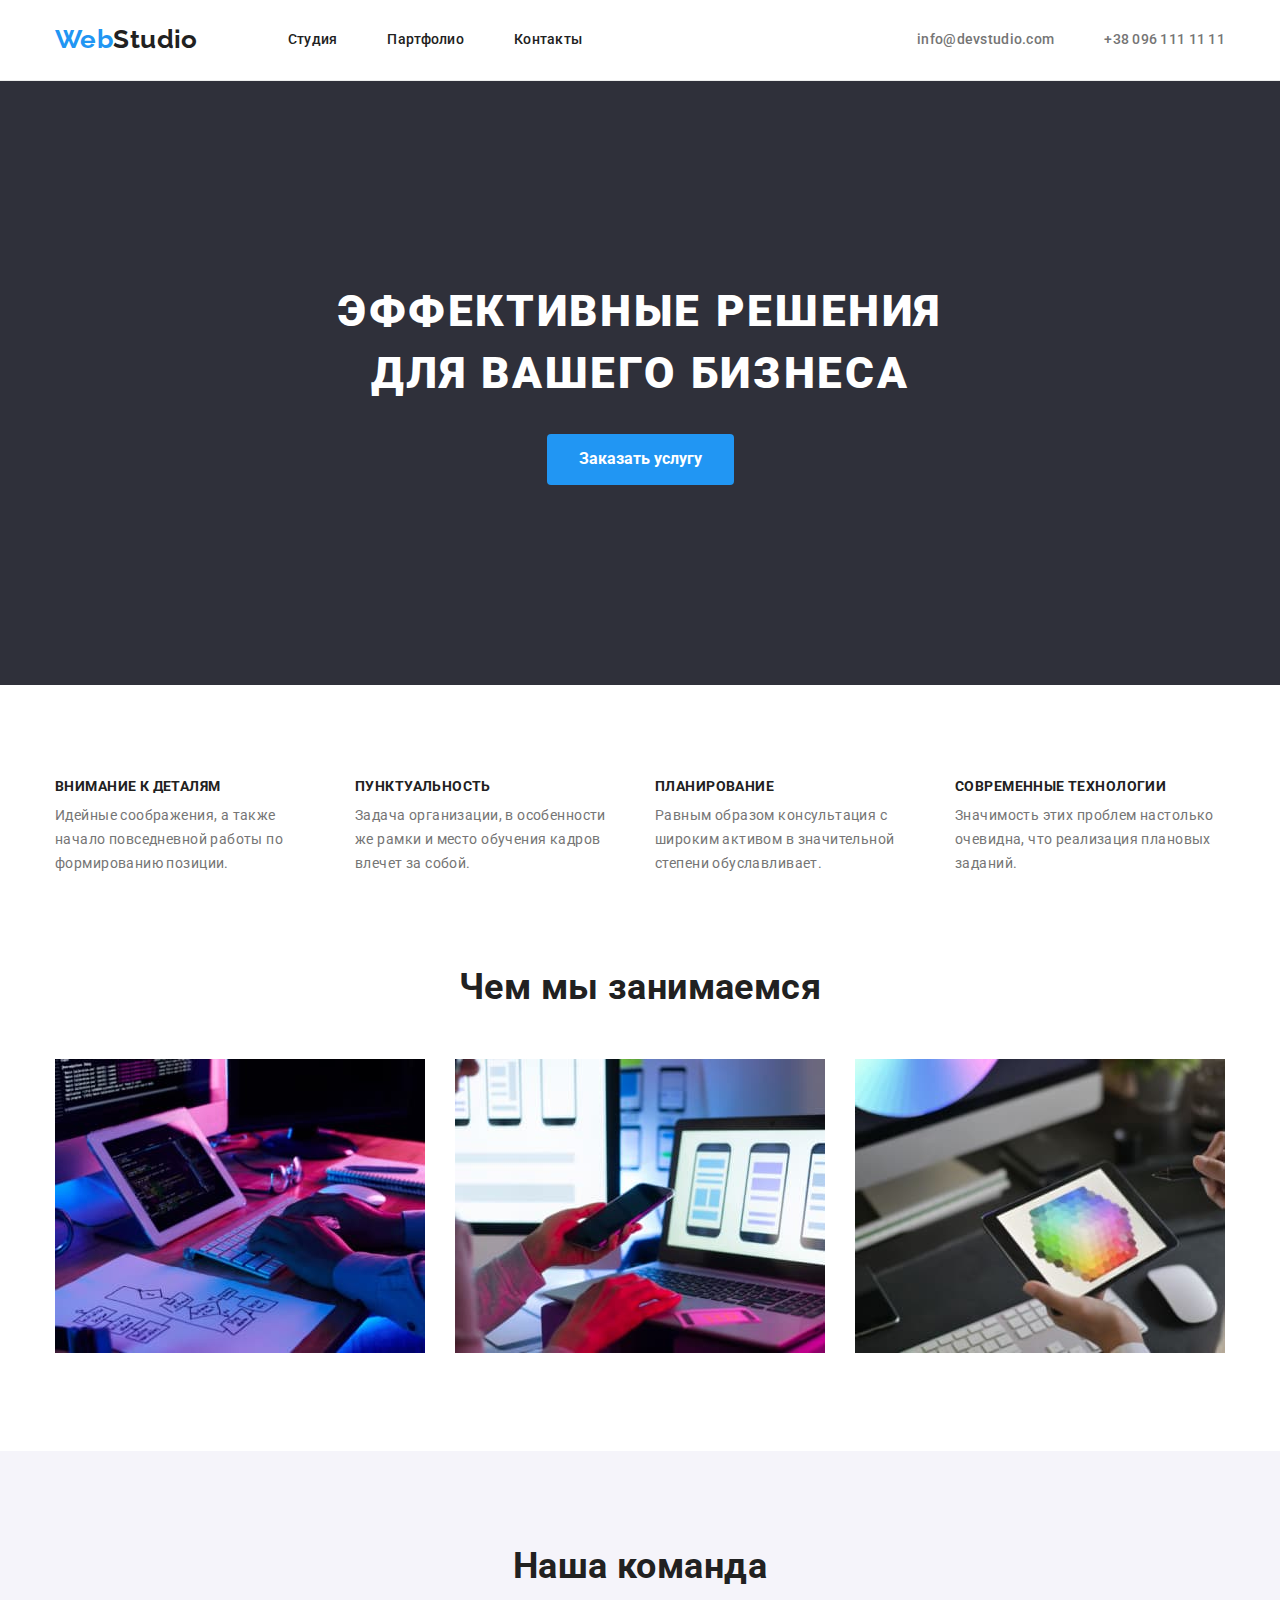
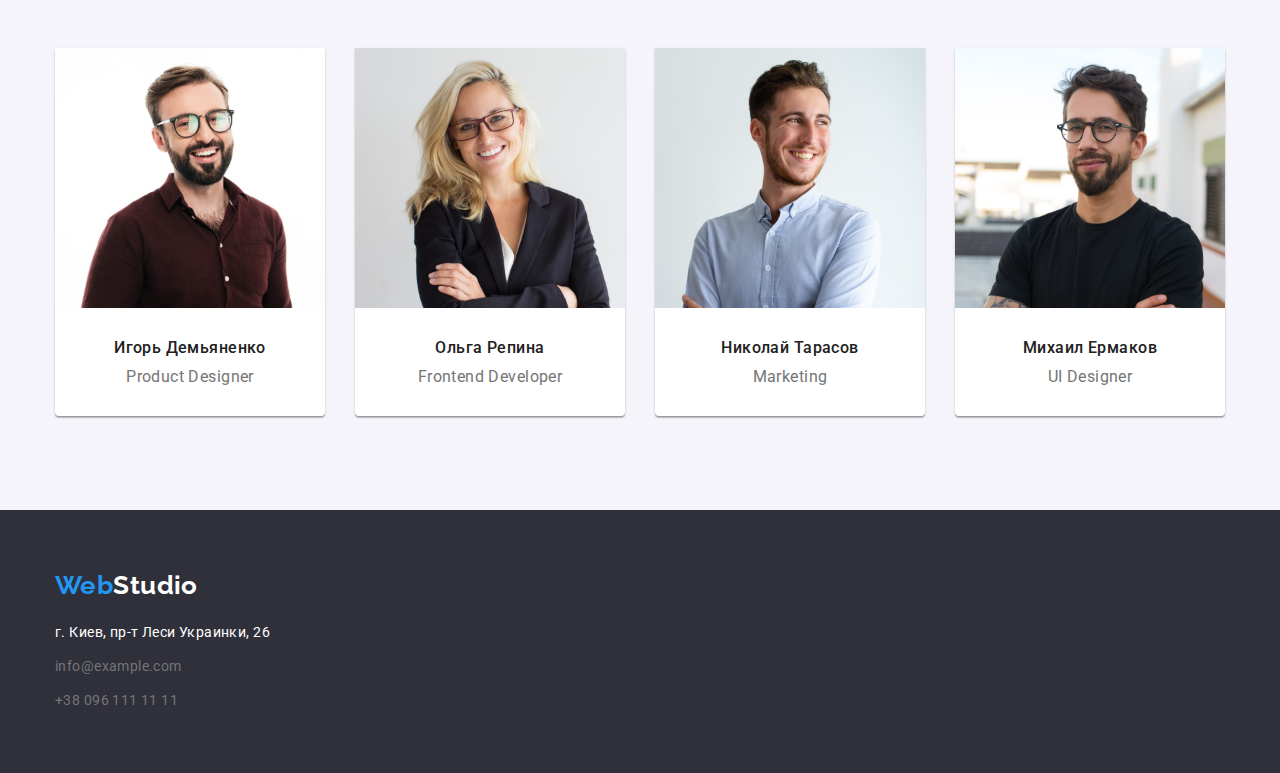
<file: index.html>
<!DOCTYPE html>
<html lang="ru">
  <head>
    <meta charset="UTF-8" />
    <meta http-equiv="X-UA-Compatible" content="IE=edge" />
    <meta name="viewport" content="width=device-width, initial-scale=1.0" />
    <title>studio</title>
    <link
      href="https://fonts.googleapis.com/css2?family=Raleway:wght@700&family=Roboto:wght@400;500;700;900&display=swap"
      rel="stylesheet"
    />
    <link
      rel="stylesheet"
      href="https://cdnjs.cloudflare.com/ajax/libs/modern-normalize/1.1.0/modern-normalize.min.css"
    />
    <link rel="stylesheet" href="./css/styles.css" />
  </head>
  <body>
    <!--Шапка-->
    <header class="header">
      <div class="header_box container">
        <nav class="nav">
          <a href="./index.html" class="logo header_link" lang="en"
            ><span class="web_logo">Web</span>Studio</a
          >
          <ul class="header_nav list">
            <li class="header_nav_list">
              <a href="./index.html" class="header_nav_link header_link">Cтудия</a>
            </li>
            <li class="header_nav_list">
              <a href="./portfolio.html" class="header_nav_link header_link">Партфолио</a>
            </li>
            <li class="header_nav_list">
              <a href="./index.html" class="header_nav_link header_link">Контакты</a>
            </li>
          </ul>
        </nav>
        <ul class="header_contact list">
          <li class="contact_list">
            <a href="mailto:@devstudio.coms" lang="en" class="header_contact_link header_link"
              >info@devstudio.com</a
            >
          </li>
          <li class="contact_list">
            <a href="tel:+380961111111" class="header_contact_link header_link"
              >+38 096 111 11 11</a
            >
          </li>
        </ul>
      </div>
    </header>
    <!--Main-->
    <main>
      <section class="hero section">
        <div class="hero_box container">
          <h1 class="hero_title">Эффективные решения для вашего бизнеса</h1>
          <button type="button" class="hero_button">Заказать услугу</button>
        </div>
      </section>

      <section class="benefits section">
        <div class="container">
          <h2 class="hidden_title">Наши преимущества</h2>
          <ul class="benefits_list list">
            <li class="benefit">
              <h3 class="benefit_title studio_title">Внимание к деталям</h3>
              <p class="benefit_discription">
                Идейные соображения, а также начало повседневной работы по формированию позиции.
              </p>
            </li>

            <li class="benefit">
              <h3 class="benefit_title studio_title">Пунктуальность</h3>
              <p class="benefit_discription">
                Задача организации, в особенности же рамки и место обучения кадров влечет за собой.
              </p>
            </li>

            <li class="benefit">
              <h3 class="benefit_title studio_title">Планирование</h3>
              <p class="benefit_discription">
                Равным образом консультация с широким активом в значительной степени обуславливает.
              </p>
            </li>

            <li class="benefit">
              <h3 class="benefit_title studio_title">Современные технологии</h3>
              <p class="benefit_discription">
                Значимость этих проблем настолько очевидна, что реализация плановых заданий.
              </p>
            </li>
          </ul>
        </div>
      </section>

      <section class="work section">
        <div class="container">
          <h2 class="work_title studio_titles">Чем мы занимаемся</h2>
          <ul class="work_list list">
            <li class="work_item">
              <img src="./img/section3.jpg" alt="job_1" width="370" />
            </li>

            <li class="work_item">
              <img src="./img/section1.jpg" alt="job_2" width="370" />
            </li>

            <li class="work_item">
              <img src="./img/section2.jpg" alt="job_3" width="370" />
            </li>
          </ul>
        </div>
      </section>

      <section class="team section">
        <div class="container">
          <h2 class="team_title studio_titles">Наша команда</h2>
          <ul class="team_list list">
            <li class="team_hero">
              <div class="team_img">
                <img src="./img/demyanenko.jpg" alt="demyanenko" width="270" />
              </div>
              <div class="discription_box">
                <h3 class="team_hero_title studio_title">Игорь Демьяненко</h3>
                <p lang="en" class="team_hero_discription">Product Designer</p>
              </div>
            </li>

            <li class="team_hero">
              <div class="team_img">
                <img src="./img/repina.jpg" alt="repina" width="270" />
              </div>
              <div class="discription_box">
                <h3 class="team_hero_title studio_title">Ольга Репина</h3>
                <p lang="en" class="team_hero_discription">Frontend Developer</p>
              </div>
            </li>

            <li class="team_hero">
              <div class="team_img">
                <img src="./img/tarasov.jpg" alt="tarasov" width="270" />
              </div>
              <div class="discription_box">
                <h3 class="team_hero_title studio_title">Николай Тарасов</h3>
                <p lang="en" class="team_hero_discription">Marketing</p>
              </div>
            </li>

            <li class="team_hero">
              <div class="team_img">
                <img src="./img/ermakov.jpg" alt="ermakov" width="270" />
              </div>
              <div class="discription_box">
                <h3 class="team_hero_title studio_title">Михаил Ермаков</h3>
                <p lang="en" class="team_hero_discription">UI Designer</p>
              </div>
            </li>
          </ul>
        </div>
      </section>
    </main>

    <footer class="footer">
      <div class="container">
        <a href="./index.html" class="logo footer_logo" lang="en"
          ><span class="web_logo">Web</span>Studio</a
        >
        <address>
          <ul class="footer_contact list">
            <li class="footer_contact_list contact_city">
              <p class="city">г. Киев, пр-т Леси Украинки, 26</p>
            </li>
            <li class="footer_contact_list mail">
              <a href="mailto:@devstudio.coms" lang="en">info@example.com</a>
            </li>
            <li class="footer_contact_list tel">
              <a href="tel:+380961111111">+38 096 111 11 11</a>
            </li>
          </ul>
        </address>
      </div>
    </footer>
  </body>
</html>
</file>
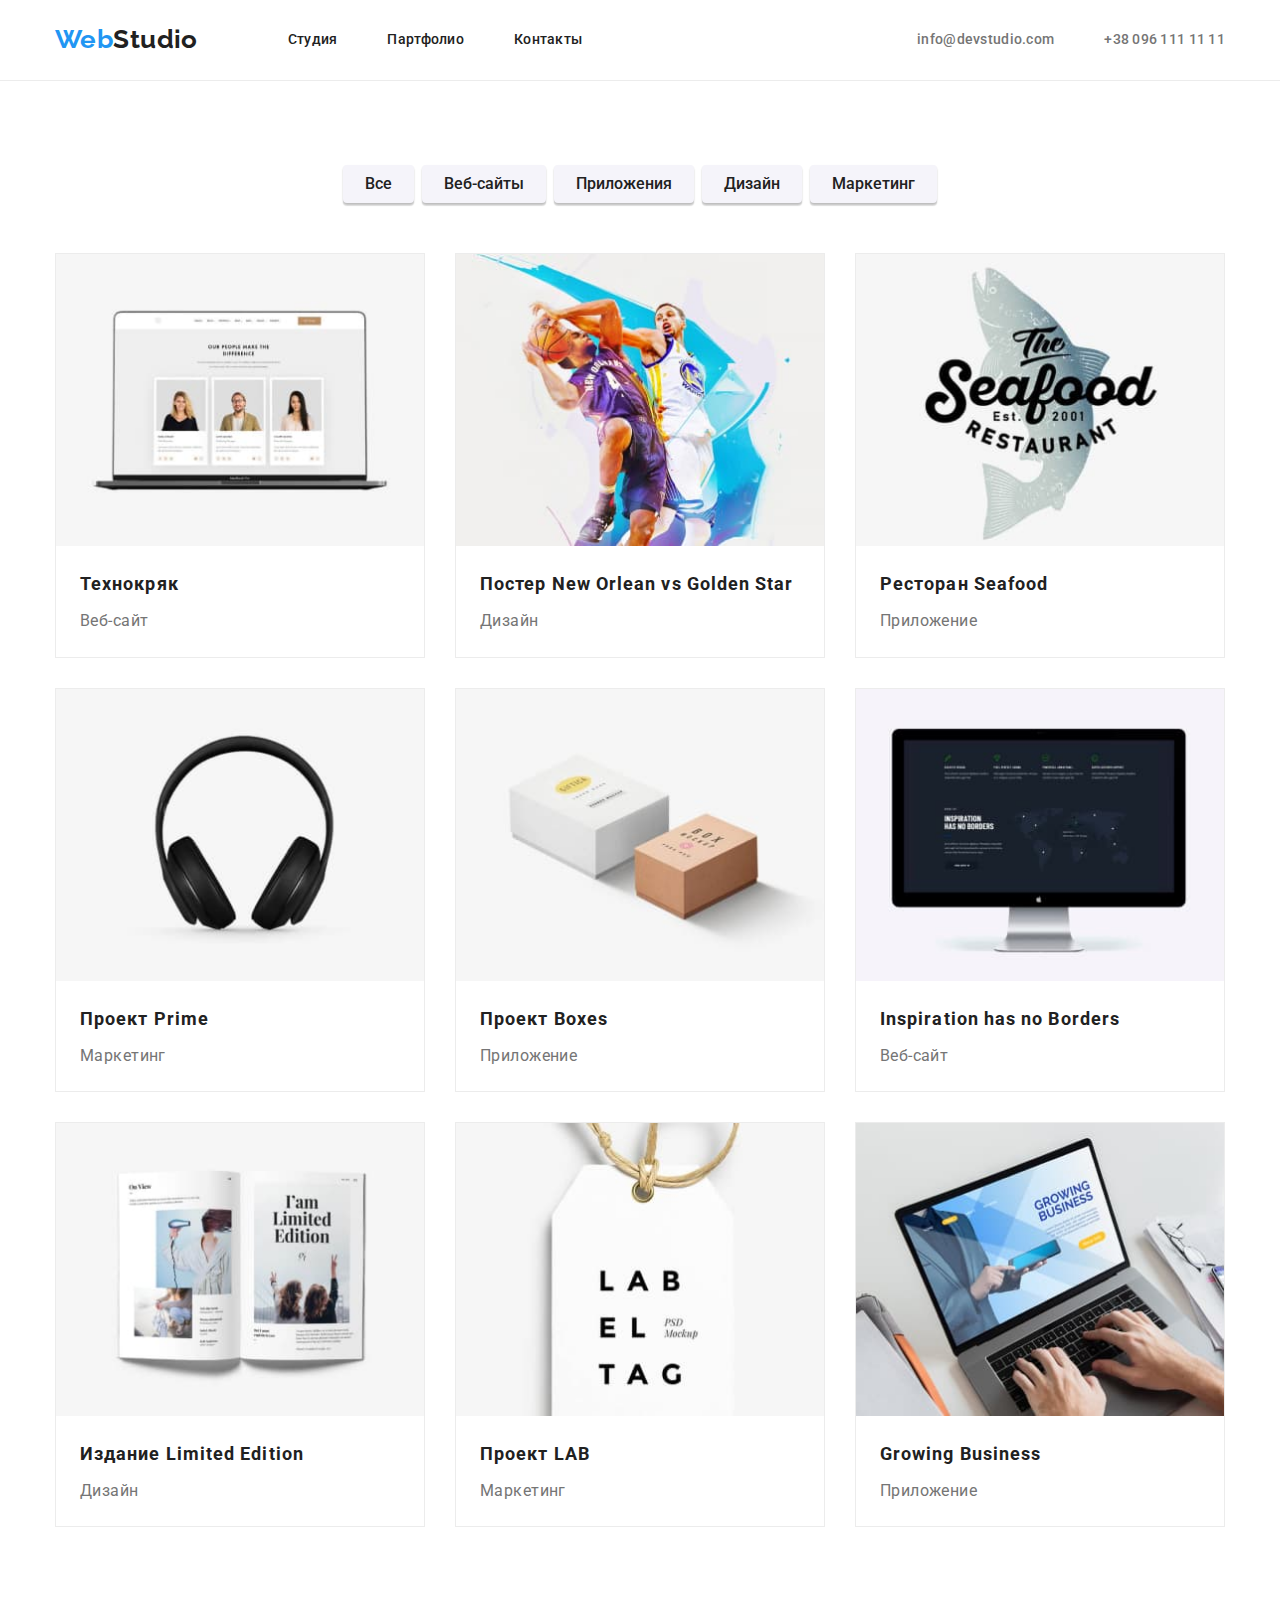
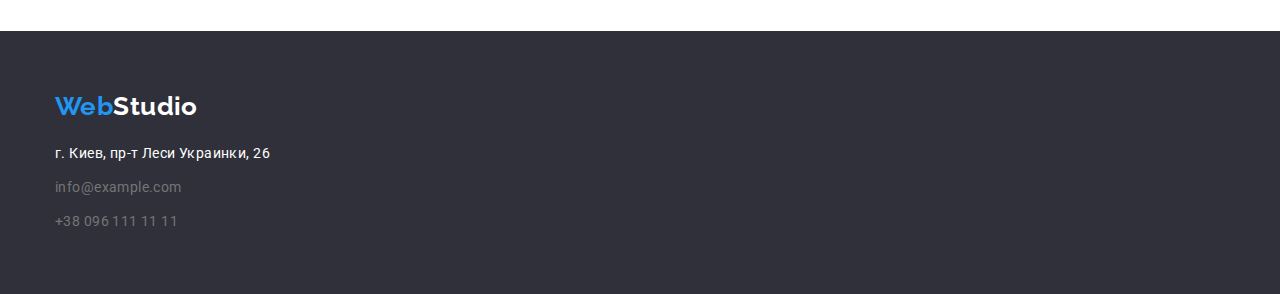
<file: portfolio.html>
<!DOCTYPE html>
<html lang="ru">
  <head>
    <meta charset="UTF-8" />
    <meta http-equiv="X-UA-Compatible" content="IE=edge" />
    <meta name="viewport" content="width=device-width, initial-scale=1.0" />
    <title>portfolio</title>
    <link
      href="https://fonts.googleapis.com/css2?family=Raleway:wght@700&family=Roboto:wght@400;500;700;900&display=swap"
      rel="stylesheet"
    />
    <link
      rel="stylesheet"
      href="https://cdnjs.cloudflare.com/ajax/libs/modern-normalize/1.1.0/modern-normalize.min.css"
    />
    <link rel="stylesheet" href="./css/styles.css" />
  </head>
  <body>
    <header class="header">
      <div class="header_box container">
        <nav class="nav">
          <a href="./index.html" class="logo header_link" lang="en"
            ><span class="web_logo">Web</span>Studio</a
          >
          <ul class="header_nav list">
            <li class="header_nav_list">
              <a href="./index.html" class="header_nav_link header_link">Cтудия</a>
            </li>
            <li class="header_nav_list">
              <a href="./portfolio.html" class="header_nav_link header_link">Партфолио</a>
            </li>
            <li class="header_nav_list">
              <a href="./index.html" class="header_nav_link header_link">Контакты</a>
            </li>
          </ul>
        </nav>
        <ul class="header_contact list">
          <li class="contact_list">
            <a href="mailto:@devstudio.coms" lang="en" class="header_contact_link header_link"
              >info@devstudio.com</a
            >
          </li>
          <li class="contact_list">
            <a href="tel:+380961111111" class="header_contact_link header_link"
              >+38 096 111 11 11</a
            >
          </li>
        </ul>
      </div>
    </header>

    <main>
      <section class="container portfolio_section">
        <h1 class="hidden_title">Работы WebStudio</h1>
        <ul class="filters list">
          <li class="filter"><button class="button_filter" type="button">Все</button></li>
          <li class="filter"><button class="button_filter" type="button">Веб-сайты</button></li>
          <li class="filter"><button class="button_filter" type="button">Приложения</button></li>
          <li class="filter"><button class="button_filter" type="button">Дизайн</button></li>
          <li class="filter"><button class="button_filter" type="button">Маркетинг</button></li>
        </ul>
        <ul class="project_list list">
          <li class="project_list_item">
            <a href="">
              <img src="./img/technokryak.jpg" alt="technokryak" width="370" />

              <div class="discription_box">
                <h2 class="project_name">Технокряк</h2>
                <p class="description_project description">Веб-сайт</p>
              </div>
            </a>
          </li>

          <li class="project_list_item">
            <a href="">
              <img src="./img/new_orlean_vs_golden_star.jpg" alt="golden_star" width="370" />

              <div class="discription_box">
                <h2 class="project_name" lang="en">Постер New Orlean vs Golden Star</h2>
                <p class="description_project description">Дизайн</p>
              </div>
            </a>
          </li>
          <li class="project_list_item">
            <a href="">
              <img src="./img/seafood.jpg" alt="seafood" width="370" />

              <div class="discription_box">
                <h2 class="project_name" lang="en">Ресторан Seafood</h2>
                <p class="description_project description">Приложение</p>
              </div>
            </a>
          </li>
          <li class="project_list_item">
            <a href="">
              <img src="./img/project_prime.jpg" alt="prime" width="370" />

              <div class="discription_box">
                <h2 class="project_name" lang="en">Проект Prime</h2>
                <p class="description_project description">Маркетинг</p>
              </div>
            </a>
          </li>
          <li class="project_list_item">
            <a href="">
              <img src="./img/project_boxes.jpg" alt="boxes" width="370" />

              <div class="discription_box">
                <h2 class="project_name" lang="en">Проект Boxes</h2>
                <p class="description_project description">Приложение</p>
              </div>
            </a>
          </li>

          <li class="project_list_item">
            <a href="">
              <img src="./img/inspiration_has_no_borders.jpg" alt="borders" width="370" />

              <div class="discription_box">
                <h2 class="project_name" lang="en">Inspiration has no Borders</h2>
                <p class="description_project description">Веб-сайт</p>
              </div>
            </a>
          </li>
          <li class="project_list_item">
            <a href="">
              <img src="./img/limited_edition.jpg" alt="limited_edition" width="370" />

              <div class="discription_box">
                <h2 class="project_name" lang="en">Издание Limited Edition</h2>
                <p class="description_project description">Дизайн</p>
              </div>
            </a>
          </li>
          <li class="project_list_item">
            <a href="">
              <img src="./img/project_lab.jpg" alt="lab" width="370" />

              <div class="discription_box">
                <h2 class="project_name" lang="en">Проект LAB</h2>
                <p class="description_project description">Маркетинг</p>
              </div>
            </a>
          </li>
          <li class="project_list_item">
            <a href="">
              <img src="./img/growing_business.jpg" alt="business" width="370" />

              <div class="discription_box">
                <h2 class="project_name" lang="en">Growing Business</h2>
                <p class="description_project description">Приложение</p>
              </div>
            </a>
          </li>
        </ul>
      </section>
    </main>

    <footer class="footer">
      <div class="container">
        <a href="./index.html" class="logo footer_logo" lang="en"
          ><span class="web_logo">Web</span>Studio</a
        >
        <address>
          <ul class="footer_contact list">
            <li class="footer_contact_list contact_city">
              <p class="city">г. Киев, пр-т Леси Украинки, 26</p>
            </li>
            <li class="footer_contact_list mail">
              <a href="mailto:@devstudio.coms" lang="en">info@example.com</a>
            </li>
            <li class="footer_contact_list tel">
              <a href="tel:+380961111111">+38 096 111 11 11</a>
            </li>
          </ul>
        </address>
      </div>
    </footer>
  </body>
</html>
</file>
<file: css/styles.css>
html {
  box-sizing: border-box;
}

*,
*::before,
*::after {
  box-sizing: inherit;
}
:root {
  /*colors*/
  --primary_color: #fff;
  --color_nav: #212121;
  --accent: #2196f3;
  --color_contact: #757575;
  --color_h: #212121;
  --background_hero: #2f303a;
  --portfolio_filter_bc: #f5f4fa;
  --background_team: #f5f4fa;
  --border_color: #ececec;
}
body {
  background-color: var(--primary_color);
  font-family: Roboto, sans-serif;
  font-size: 14px;
  letter-spacing: 0.03em;
  color: var(--color_h);
}
h1,
h2,
h3,
h4,
h5,
h6,
p {
  color: var(--color_h);
  margin: 0;
  padding: 0;
}
a {
  text-decoration: none;
  display: block;
}
li {
  list-style-type: none;
}
.list {
  margin: 0;
  padding: 0;
}
.container {
  width: 1200px;
  margin: 0 auto;
  padding: 0 15px;
}
.studio_titles {
  font-weight: 700;
  font-size: 36px;
  line-height: 1.2;
  text-align: center;
}
.hidden_title {
  position: absolute;
  clip: rect(0 0 0 0);
  width: 1px;
  height: 1px;
  margin: -1px;
}
img {
  display: block;
  max-width: 100%;
  height: auto;
}

/*header*/
.header {
  border-bottom: 1px solid var(--border_color);
}
.header_box {
  display: flex;
  align-items: center;
}
.nav {
  display: flex;
  align-items: center;
}
.header_link {
  padding-top: 24px;
  padding-bottom: 25px;
}
.logo {
  font-family: 'Raleway', 'san-serif';
  font-weight: bold;
  font-size: 26px;
  line-height: 1.2;
  color: var(--color_nav);
}
.web_logo {
  color: var(--accent);
}
.header_nav {
  margin-left: 90px;
}
.header_nav_list:nth-child(n + 2),
.contact_list:nth-child(n + 2) {
  margin-left: 50px;
}
.header_contact {
  margin-left: auto;
}
.header_nav,
.header_contact {
  display: flex;
  font-weight: 500;
  line-height: 1.14;
  letter-spacing: 0.02em;
}
.header_nav_link {
  color: var(--color_nav);
}
.header_contact_link {
  color: var(--color_contact);
}
.header_nav_link:hover,
.header_nav_link:focus {
  color: var(--accent);
  border: none;
}
.header_contact_link:hover,
.header_contact_link:focus {
  color: var(--accent);
  border: none;
}

/*main studio*/

.section {
  padding-top: 94px;
  padding-bottom: 94px;
}
/*hero*/
.hero {
  background-color: var(--background_hero);
  padding-top: 200px;
  padding-bottom: 200px;
}
.hero_box {
  text-align: center;
}
.hero_title {
  width: 696px;
  font-weight: 900;
  font-size: 44px;
  line-height: 1.4;
  letter-spacing: 0.06em;
  text-transform: uppercase;
  color: var(--primary_color);
  margin-left: auto;
  margin-right: auto;
  margin-bottom: 30px;
}
.hero_button {
  font-weight: 700;
  font-size: 16px;
  line-height: 1.9;
  display: inline-block;
  color: var(--primary_color);
  background-color: var(--accent);
  border: none;
  border-radius: 4px;
  cursor: pointer;
  padding: 10px 32px;
}
.hero_button:focus {
  border: none;
  border-radius: 4px;
}

/*benefits*/
.benefits {
  padding-bottom: 90px;
}
.benefits_list {
  display: flex;
  flex-wrap: wrap;
}
.benefit {
  flex-basis: calc((100% - 90px) / 4);
}
.benefit:not(:first-child) {
  margin-left: 30px;
}
.benefit_title {
  font-size: 14px;
  font-weight: bold;
  line-height: 1.1;
  text-transform: uppercase;
}
.benefit_discription {
  color: var(--color_contact);
  line-height: 1.7;
  text-align: left;
  margin-top: 10px;
}

/*work*/
.work {
  padding-bottom: 98px;
  padding-top: 0;
}
.work_title {
  margin-bottom: 50px;
}
.work_list {
  display: flex;
  flex-wrap: wrap;
}
.work_item {
  flex-basis: calc((100% - 60px) / 3);
}
.work_item:not(:first-child) {
  margin-left: 30px;
}

/*team*/
.team {
  background-color: var(--background_team);
}
.team_title {
  margin-bottom: 60px;
}
.discription_box {
  padding-left: 25px;
  padding-right: 25px;
  padding-top: 30px;
  padding-bottom: 30px;
}
.team_list {
  display: flex;
  flex-wrap: wrap;
}
.team_hero {
  background-color: var(--primary_color);
  flex-basis: calc((100% - 90px) / 4);
  box-shadow: 0px 1px 3px rgba(0, 0, 0, 0.12), 0px 1px 1px rgba(0, 0, 0, 0.14),
    0px 2px 1px rgba(0, 0, 0, 0.2);
  border-radius: 0px 0px 4px 4px;
}
.team_hero:not(:first-child) {
  margin-left: 30px;
}
.team_hero_title {
  font-weight: 500;
  font-size: 16px;
  line-height: 1.2;
  text-align: center;
  margin-bottom: 10px;
}
.team_hero_discription {
  font-size: 16px;
  line-height: 1.2;
  color: var(--color_contact);
  text-align: center;
}

/*portfolio*/
.portfolio_section {
  padding-top: 84px;
  padding-bottom: 104px;
}
.filters {
  display: flex;
  justify-content: center;
  margin-bottom: 50px;
}
.filter:not(:last-child) {
  margin-right: 8px;
}
.button_filter {
  font-weight: 500;
  font-size: 16px;
  line-height: 1.6;
  color: var(--color_h);
  border: none;
  border-radius: 4px;
  box-shadow: 0px 3px 1px rgba(0, 0, 0, 0.1), 0px 1px 2px rgba(0, 0, 0, 0.08),
    0px 2px 2px rgba(0, 0, 0, 0.12);
  background-color: var(--portfolio_filter_bc);
  cursor: pointer;
  padding: 6px 22px;
}
.button_filter:hover,
.button_filter:focus {
  background-color: var(--accent);
  border-radius: 4px;
  color: #fff;
  border: none;
}
.project {
  padding-bottom: 90px;
}
.project_list {
  display: flex;
  flex-wrap: wrap;
}
.project_list_item .discription_box {
  padding-top: 20px;
  padding-bottom: 20px;
  padding-left: 24px;
  padding-right: 24px;
}
.project_list_item:nth-child(-n + 3) {
  margin-top: 0;
}
.project_list_item:nth-child(3n + 1) {
  margin-left: 0;
}
.project_list_item {
  flex-basis: calc((100% - 60px) / 3);
  margin-left: 30px;
  margin-top: 30px;
  border-left: 1px solid var(--border_color);
  border-right: 1px solid var(--border_color);
  border-top: 1px solid var(--border_color);
  border-bottom: 1px solid var(--border_color);
}
.project_name {
  font-weight: 700;
  font-size: 18px;
  line-height: 2;
  letter-spacing: 0.06em;
  margin-bottom: 4px;
}
.description_project {
  font-size: 16px;
  line-height: 1.9;
  color: var(--color_contact);
}

/*footer*/
.footer {
  padding-top: 60px;
  padding-bottom: 60px;
  background-color: var(--background_hero);
}
.logo.footer_logo {
  display: inline-block;
  color: var(--primary_color);
  margin-bottom: 20px;
}
.footer_contact_list:not(:first-child) {
  margin-top: 10px;
}
.footer_contact .contact_city {
  font-style: normal;
  line-height: 1.7;
  color: var(--primary_color);
}
.city {
  color: var(--primary_color);
}
.footer_contact .mail a,
.footer_contact .tel a {
  font-style: normal;
  line-height: 1.7;
  color: var(--color_contact);
}
</file>
